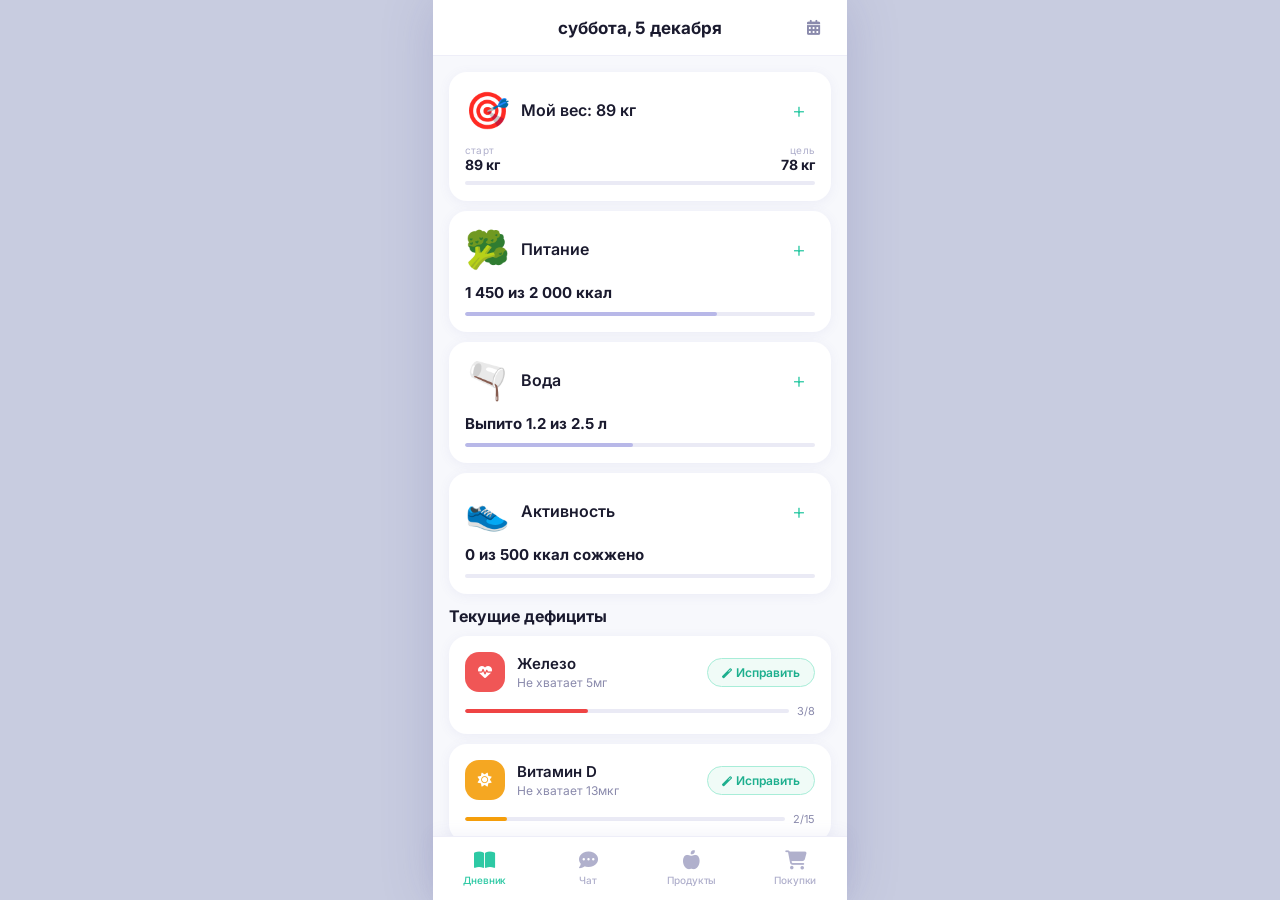
<file: index.html>
<!DOCTYPE html>
<html lang="ru">
<head>
  <meta charset="UTF-8">
  <meta name="viewport" content="width=device-width, initial-scale=1.0, maximum-scale=1.0">
  <meta name="description" content="Персонализированный трекер здоровья и питания">
  <title>Health Tracker – Трекер здоровья и питания</title>
  <link rel="stylesheet" href="style.css">
  <link rel="stylesheet" href="https://cdnjs.cloudflare.com/ajax/libs/font-awesome/6.5.1/css/all.min.css" crossorigin="anonymous">
  <link href="https://fonts.googleapis.com/css2?family=Inter:wght@400;500;600;700;800&display=swap" rel="stylesheet">
</head>
<body>
  <div class="app-shell">

    <!-- SCREEN: DASHBOARD -->
    <div class="screen screen--dashboard active" id="screen-dashboard">

      <!-- Header: centered "Сегодня", calendar right -->
      <header class="screen__header" style="position:relative;">
        <div class="header__spacer"></div>
        <span class="header__title-center" id="current-date">Сегодня</span>
        <button class="header__icon-btn" aria-label="Календарь" onclick="showToast('Календарь')">
          <i class="fas fa-calendar-alt"></i>
        </button>
      </header>

      <div class="screen__body" id="dashboard-body">

        <!-- Summary track cards (Weight / Nutrition / Water / Activity) -->
        <div class="track-cards">

          <!-- Weight -->
          <div class="track-card">
            <div class="track-card__header">
              <div class="track-card__icon">🎯</div>
              <span class="track-card__label">Мой вес: 89 кг</span>
              <button class="track-card__plus" onclick="showToast('Добавить вес')">+</button>
            </div>
            <div class="track-card__meta-row">
              <div>
                <div class="track-card__meta-label">старт</div>
                <div class="track-card__meta-value">89 кг</div>
              </div>
              <div style="text-align:right">
                <div class="track-card__meta-label">цель</div>
                <div class="track-card__meta-value">78 кг</div>
              </div>
            </div>
            <div class="track-card__bar">
              <div class="track-card__bar-fill" style="width:0%"></div>
            </div>
          </div>

          <!-- Nutrition -->
          <div class="track-card">
            <div class="track-card__header">
              <div class="track-card__icon">🥦</div>
              <span class="track-card__label">Питание</span>
              <button class="track-card__plus" onclick="navigateTo('chat')">+</button>
            </div>
            <div class="track-card__stat">1 450 из 2 000 ккал</div>
            <div class="track-card__bar">
              <div class="track-card__bar-fill" style="width:72%"></div>
            </div>
          </div>

          <!-- Water -->
          <div class="track-card">
            <div class="track-card__header">
              <div class="track-card__icon">🫗</div>
              <span class="track-card__label">Вода</span>
              <button class="track-card__plus" onclick="sendQuickMessage('Выпил воды')">+</button>
            </div>
            <div class="track-card__stat">Выпито 1.2 из 2.5 л</div>
            <div class="track-card__bar">
              <div class="track-card__bar-fill" style="width:48%"></div>
            </div>
          </div>

          <!-- Activity -->
          <div class="track-card">
            <div class="track-card__header">
              <div class="track-card__icon">👟</div>
              <span class="track-card__label">Активность</span>
              <button class="track-card__plus" onclick="sendQuickMessage('Сделал зарядку')">+</button>
            </div>
            <div class="track-card__stat">0 из 500 ккал сожжено</div>
            <div class="track-card__bar">
              <div class="track-card__bar-fill" style="width:0%"></div>
            </div>
          </div>

        </div>

        <!-- Deficits section -->
        <section class="section">
          <h3 class="section__title">Текущие дефициты</h3>
          <div class="deficit-list" id="deficit-list"></div>
        </section>

        <!-- Recommendations -->
        <section class="section">
          <h3 class="section__title">Рекомендации</h3>
          <div class="recommendation-list" id="recommendation-list"></div>
        </section>

        <!-- Today's meals -->
        <section class="section">
          <h3 class="section__title">Приёмы пищи сегодня</h3>
          <div class="meals-list" id="meals-list"></div>
        </section>

        <div class="screen__spacer"></div>
      </div>
    </div>

    <!-- SCREEN: CHAT -->
    <div class="screen screen--chat" id="screen-chat">

      <!-- Header: X left, "Чат" centered -->
      <header class="screen__header" style="position:relative;">
        <button class="header__back-btn" aria-label="Закрыть чат" onclick="showToast('Чат')">
          <i class="fas fa-times"></i>
        </button>
        <span class="header__title-center">Чат</span>
        <button class="header__icon-btn" aria-label="Очистить чат" onclick="clearChat()">
          <i class="fas fa-trash-alt"></i>
        </button>
      </header>

      <div class="chat__messages" id="chat-messages"></div>

      <div class="chat__quick-actions">
        <button class="chip" onclick="sendQuickMessage('Записать завтрак')">🍳 Завтрак</button>
        <button class="chip" onclick="sendQuickMessage('Записать обед')">🥗 Обед</button>
        <button class="chip" onclick="sendQuickMessage('Записать ужин')">🍽️ Ужин</button>
        <button class="chip" onclick="sendQuickMessage('Выпил воды')">💧 Вода</button>
        <button class="chip" onclick="sendQuickMessage('Лег спать')">🌙 Сон</button>
        <button class="chip" onclick="sendQuickMessage('Сделал зарядку')">🏃 Активность</button>
      </div>

      <div class="chat__disclaimer">ИИ-ассистент не ставит диагноз и не заменяет врача</div>

      <div class="chat__input-area">
        <input type="text" class="chat__input" id="chat-input"
               placeholder="Задать другой вопрос..."
               onkeydown="if(event.key==='Enter') sendChatMessage()">
        <button class="chat__send-btn" onclick="sendChatMessage()" aria-label="Отправить">
          <i class="fas fa-microphone"></i>
        </button>
      </div>
    </div>

    <!-- SCREEN: PRODUCTS & RECIPES -->
    <div class="screen screen--products" id="screen-products">
      <header class="screen__header screen__header--with-back">
        <button class="header__back-btn" onclick="navigateTo('dashboard')">
          <i class="fas fa-arrow-left"></i>
        </button>
        <div class="header__center">
          <h2 class="screen__header-title" id="products-title">Продукты</h2>
          <p class="screen__header-subtitle" id="products-subtitle">Выберите дефицит на дашборде</p>
        </div>
        <button class="header__icon-btn header__icon-btn--teal" id="add-all-btn" onclick="addAllToCart()" style="display:none">
          <i class="fas fa-cart-plus"></i>
        </button>
      </header>

      <div class="tabs" id="products-tabs">
        <button class="tab tab--active" id="tab-products" onclick="switchTab('products')">Продукты</button>
        <button class="tab" id="tab-recipes" onclick="switchTab('recipes')">Рецепты</button>
      </div>

      <div class="screen__body" id="products-content"></div>
    </div>

    <!-- SCREEN: SHOPPING LIST -->
    <div class="screen screen--shopping" id="screen-shopping">
      <header class="screen__header" style="position:relative;">
        <div class="header__spacer"></div>
        <span class="header__title-center">Список покупок</span>
        <div class="header__actions">
          <button class="header__icon-btn" onclick="shareShoppingList()">
            <i class="fas fa-share-alt"></i>
          </button>
          <button class="header__icon-btn header__icon-btn--danger" onclick="clearShoppingList()">
            <i class="fas fa-trash"></i>
          </button>
        </div>
      </header>

      <div class="shopping-total-bar">
        <span class="shopping-total-bar__label"><i class="fas fa-receipt"></i> Итого:</span>
        <span class="shopping-total-bar__value" id="shopping-total">₽ 0</span>
      </div>

      <div class="screen__body" id="shopping-list-content"></div>
    </div>

    <!-- BOTTOM NAVIGATION -->
    <nav class="bottom-nav">
      <button class="bottom-nav__item bottom-nav__item--active" onclick="navigateTo('dashboard')" id="nav-dashboard">
        <i class="fas fa-book-open"></i>
        <span>Дневник</span>
      </button>
      <button class="bottom-nav__item" onclick="navigateTo('chat')" id="nav-chat">
        <i class="fas fa-comment-dots"></i>
        <span>Чат</span>
      </button>
      <button class="bottom-nav__item" onclick="navigateTo('products')" id="nav-products">
        <i class="fas fa-apple-alt"></i>
        <span>Продукты</span>
      </button>
      <button class="bottom-nav__item" onclick="navigateTo('shopping')" id="nav-shopping">
        <div class="bottom-nav__icon-wrap">
          <i class="fas fa-shopping-cart"></i>
          <span class="bottom-nav__badge" id="cart-badge" style="display:none">0</span>
        </div>
        <span>Покупки</span>
      </button>
    </nav>

    <!-- Toast -->
    <div class="toast" id="toast"></div>
  </div>

  <script src="script.js"></script>
</body>
</html>
</file>
<file: style.css>
/* =====================================================
   HEALTH TRACKER — style.css
   Design: Teal/Mint, clean white cards, lavender accents
   Mobile-first, vanilla CSS
   ===================================================== */

/* ---- Reset & Base ---- */
*, *::before, *::after { box-sizing: border-box; margin: 0; padding: 0; }

:root {
  --clr-primary:        #2DC9A4;
  --clr-primary-dark:   #1DAF8E;
  --clr-primary-light:  #A8EDD8;
  --clr-primary-bg:     #F0FBF7;
  --clr-primary-text:   #1DAF8E;

  --clr-bg:             #F7F8FC;
  --clr-surface:        #FFFFFF;
  --clr-border:         #EEEEF8;

  --clr-text:           #1A1A2E;
  --clr-text-muted:     #8A8AAC;
  --clr-text-light:     #B0B0CC;

  --clr-red:            #FF6B6B;
  --clr-yellow:         #FFC947;
  --clr-blue:           #5B8DEF;
  --clr-purple:         #9B8FDB;
  --clr-orange:         #FF9A3C;

  --clr-progress-track: #EAEAF5;
  --clr-progress-fill:  #B8B8E8;

  --clr-nav:            #FFFFFF;
  --clr-nav-active:     var(--clr-primary);

  --clr-info-bg:        #FEFAE5;
  --clr-info-border:    #F5E98A;
  --clr-info-text:      #6B5A00;

  --radius-sm:   8px;
  --radius-md:   14px;
  --radius-lg:   18px;
  --radius-xl:   22px;
  --radius-full: 9999px;

  --shadow-card: 0 2px 12px rgba(100, 100, 180, .08);
  --shadow-sm:   0 1px 4px rgba(100, 100, 180, .06);
  --shadow-md:   0 4px 16px rgba(100, 100, 180, .12);
  --shadow-lg:   0 8px 28px rgba(100, 100, 180, .15);

  --font: 'Inter', system-ui, sans-serif;

  --nav-h:    64px;
  --header-h: 56px;
}

html, body { height: 100%; }

body {
  font-family: var(--font);
  font-size: 14px;
  background: #dde0ec;
  color: var(--clr-text);
  -webkit-font-smoothing: antialiased;
  display: flex;
  justify-content: center;
  align-items: flex-start;
  min-height: 100vh;
}

img { display: block; max-width: 100%; }
button { font-family: var(--font); cursor: pointer; border: none; background: none; }
input, textarea { font-family: var(--font); }
a { color: inherit; text-decoration: none; }

/* =====================================================
   APP SHELL
   ===================================================== */
.app-shell {
  position: relative;
  width: 100%;
  max-width: 414px;
  min-height: 100svh;
  background: var(--clr-bg);
  overflow: hidden;
  display: flex;
  flex-direction: column;
}

/* =====================================================
   SCREENS
   ===================================================== */
.screen {
  position: absolute;
  inset: 0;
  display: flex;
  flex-direction: column;
  opacity: 0;
  pointer-events: none;
  transition: opacity .18s ease;
  padding-bottom: var(--nav-h);
}
.screen.active {
  opacity: 1;
  pointer-events: all;
  position: relative;
}

.screen__body {
  flex: 1;
  overflow-y: auto;
  -webkit-overflow-scrolling: touch;
  padding: 16px;
  display: flex;
  flex-direction: column;
  gap: 12px;
}
.screen__spacer { height: 16px; flex-shrink: 0; }

/* =====================================================
   HEADER
   ===================================================== */
.screen__header {
  display: flex;
  align-items: center;
  justify-content: space-between;
  padding: 0 16px;
  background: var(--clr-surface);
  border-bottom: 1px solid var(--clr-border);
  min-height: var(--header-h);
  flex-shrink: 0;
  z-index: 10;
}

.screen__header--simple  { gap: 0; }
.screen__header--with-back { gap: 8px; }
.screen__header--with-back .header__center { flex: 1; min-width: 0; }

/* Centered title layout */
.header__title-center {
  position: absolute;
  left: 50%;
  transform: translateX(-50%);
  font-size: 17px;
  font-weight: 700;
  color: var(--clr-text);
  white-space: nowrap;
}

.header__user { display: flex; align-items: center; gap: 10px; }
.header__avatar {
  width: 36px; height: 36px;
  border-radius: var(--radius-full);
  border: 2px solid var(--clr-primary-light);
  flex-shrink: 0;
}
.header__greeting { font-size: 15px; font-weight: 700; color: var(--clr-text); }
.header__date { font-size: 11px; color: var(--clr-text-muted); margin-top: 1px; }

.header__bell {
  position: relative;
  width: 36px; height: 36px;
  border-radius: var(--radius-full);
  display: flex; align-items: center; justify-content: center;
  color: var(--clr-text-muted);
  font-size: 15px;
  transition: background .15s;
}
.header__bell:hover { background: var(--clr-bg); }
.header__bell-badge {
  position: absolute; top: 4px; right: 4px;
  width: 14px; height: 14px; border-radius: var(--radius-full);
  background: var(--clr-red); color: white;
  font-size: 8px; font-weight: 700;
  display: flex; align-items: center; justify-content: center;
}

.screen__header-title {
  font-size: 17px; font-weight: 700; color: var(--clr-text);
  white-space: nowrap; overflow: hidden; text-overflow: ellipsis;
}
.screen__header-subtitle {
  font-size: 11px; color: var(--clr-text-muted); margin-top: 1px;
  white-space: nowrap; overflow: hidden; text-overflow: ellipsis;
}

.header__back-btn {
  width: 36px; height: 36px;
  border-radius: var(--radius-full);
  display: flex; align-items: center; justify-content: center;
  color: var(--clr-text-muted); font-size: 16px;
  transition: background .15s;
  flex-shrink: 0;
}
.header__back-btn:hover { background: var(--clr-bg); }

.header__icon-btn {
  width: 36px; height: 36px;
  border-radius: var(--radius-full);
  display: flex; align-items: center; justify-content: center;
  color: var(--clr-text-muted);
  font-size: 15px;
  transition: background .15s;
  flex-shrink: 0;
}
.header__icon-btn:hover { background: var(--clr-bg); }
.header__icon-btn--danger { color: var(--clr-red); }
.header__icon-btn--danger:hover { background: #FFF0F0; }
.header__icon-btn--teal { color: var(--clr-primary); }

.header__actions { display: flex; gap: 4px; }

/* Header spacer for centering title */
.header__spacer { width: 36px; flex-shrink: 0; }

/* =====================================================
   DASHBOARD TRACK CARDS  (new style)
   ===================================================== */
.track-cards { display: flex; flex-direction: column; gap: 10px; }

.track-card {
  background: var(--clr-surface);
  border-radius: var(--radius-lg);
  padding: 16px;
  box-shadow: var(--shadow-card);
  position: relative;
}

.track-card__header {
  display: flex;
  align-items: center;
  gap: 12px;
  margin-bottom: 12px;
}

.track-card__icon {
  font-size: 36px;
  line-height: 1;
  flex-shrink: 0;
  width: 44px;
  height: 44px;
  display: flex;
  align-items: center;
  justify-content: center;
}

.track-card__label {
  flex: 1;
  font-size: 16px;
  font-weight: 600;
  color: var(--clr-text);
}

.track-card__plus {
  width: 32px; height: 32px;
  display: flex; align-items: center; justify-content: center;
  color: var(--clr-primary);
  font-size: 22px;
  font-weight: 300;
  line-height: 1;
  flex-shrink: 0;
}

.track-card__meta-row {
  display: flex;
  justify-content: space-between;
  margin-bottom: 8px;
}
.track-card__meta-label {
  font-size: 10px;
  color: var(--clr-text-light);
  text-transform: lowercase;
  letter-spacing: .02em;
}
.track-card__meta-value {
  font-size: 14px;
  font-weight: 700;
  color: var(--clr-text);
}

.track-card__stat {
  font-size: 15px;
  font-weight: 700;
  color: var(--clr-text);
  margin-bottom: 10px;
}

.track-card__bar {
  height: 4px;
  border-radius: var(--radius-full);
  background: var(--clr-progress-track);
  overflow: hidden;
}
.track-card__bar-fill {
  height: 100%;
  border-radius: var(--radius-full);
  background: var(--clr-progress-fill);
  transition: width .4s ease;
}

/* =====================================================
   LEGACY CALORIES CARD — hidden now
   ===================================================== */
.calories-card { display: none; }
.macros-row    { display: none; }

/* =====================================================
   PROGRESS BAR (generic)
   ===================================================== */
.progress-bar {
  height: 4px; border-radius: var(--radius-full);
  background: var(--clr-progress-track); overflow: hidden;
}
.progress-bar__fill {
  height: 100%; border-radius: var(--radius-full);
  background: var(--clr-progress-fill);
  transition: width .4s ease;
}

/* =====================================================
   SECTIONS
   ===================================================== */
.section { display: flex; flex-direction: column; gap: 10px; }
.section__title {
  font-size: 16px; font-weight: 700; color: var(--clr-text);
}

/* =====================================================
   DEFICIT LIST
   ===================================================== */
.deficit-list { display: flex; flex-direction: column; gap: 10px; }

.deficit-item {
  background: var(--clr-surface);
  border-radius: var(--radius-lg);
  padding: 16px;
  box-shadow: var(--shadow-card);
}
.deficit-item__top {
  display: flex; align-items: center; justify-content: space-between;
  margin-bottom: 12px;
}
.deficit-item__left { display: flex; align-items: center; gap: 12px; }
.deficit-item__icon {
  width: 40px; height: 40px;
  border-radius: var(--radius-md);
  display: flex; align-items: center; justify-content: center;
  font-size: 14px; color: white; flex-shrink: 0;
  opacity: .9;
}
.deficit-item__name { font-size: 15px; font-weight: 600; color: var(--clr-text); }
.deficit-item__gap { font-size: 12px; color: var(--clr-text-muted); margin-top: 2px; }

.btn-fix {
  background: var(--clr-primary-bg);
  color: var(--clr-primary-dark);
  border: 1px solid var(--clr-primary-light);
  border-radius: var(--radius-full);
  padding: 6px 14px; font-size: 12px; font-weight: 600;
  transition: background .15s, color .15s;
  white-space: nowrap;
}
.btn-fix:hover { background: var(--clr-primary); color: white; border-color: var(--clr-primary); }

.deficit-item__progress-row {
  display: flex; align-items: center; gap: 8px;
}
.deficit-item__bar { flex: 1; }
.deficit-item__nums { font-size: 11px; color: var(--clr-text-muted); white-space: nowrap; }

/* =====================================================
   RECOMMENDATION LIST
   ===================================================== */
.recommendation-list { display: flex; flex-direction: column; gap: 10px; }

.recommendation-item {
  background: var(--clr-surface);
  border-radius: var(--radius-lg);
  padding: 14px 16px;
  box-shadow: var(--shadow-card);
  display: flex; align-items: flex-start; gap: 12px;
}
.recommendation-item__icon {
  width: 40px; height: 40px; border-radius: var(--radius-md);
  background: var(--clr-primary-bg);
  display: flex; align-items: center; justify-content: center;
  font-size: 20px; flex-shrink: 0;
}
.recommendation-item__title { font-size: 14px; font-weight: 600; color: var(--clr-text); }
.recommendation-item__text { font-size: 12px; color: var(--clr-text-muted); margin-top: 3px; line-height: 1.5; }

/* =====================================================
   MEALS LIST
   ===================================================== */
.meals-list { display: flex; flex-direction: column; gap: 8px; }

.meal-item {
  background: var(--clr-surface);
  border-radius: var(--radius-md);
  padding: 12px 16px;
  box-shadow: var(--shadow-card);
  display: flex; align-items: center; justify-content: space-between;
}
.meal-item__left { display: flex; align-items: center; gap: 10px; }
.meal-item__icon {
  width: 38px; height: 38px; border-radius: var(--radius-md);
  background: var(--clr-bg);
  display: flex; align-items: center; justify-content: center;
  font-size: 18px; flex-shrink: 0;
}
.meal-item__name { font-size: 14px; font-weight: 600; color: var(--clr-text); }
.meal-item__items { font-size: 11px; color: var(--clr-text-muted); margin-top: 1px; }
.meal-item__kcal { font-size: 14px; font-weight: 700; color: var(--clr-primary-text); }

/* =====================================================
   INFO BANNER (yellow notice like in reference)
   ===================================================== */
.info-banner {
  background: var(--clr-info-bg);
  border-radius: var(--radius-md);
  padding: 14px 16px;
  flex-shrink: 0;
}
.info-banner__title { font-size: 14px; font-weight: 600; color: var(--clr-text); line-height: 1.4; margin-bottom: 4px; }
.info-banner__text  { font-size: 12px; color: var(--clr-text-muted); line-height: 1.5; }

/* =====================================================
   CHAT
   ===================================================== */
.screen--chat { display: flex; flex-direction: column; }
.screen--chat .screen__body { padding: 0; }

.chat__messages {
  flex: 1;
  overflow-y: auto;
  -webkit-overflow-scrolling: touch;
  padding: 16px 16px 8px;
  display: flex;
  flex-direction: column;
  gap: 14px;
  background: var(--clr-bg);
}

.chat-msg {
  display: flex;
  flex-direction: column;
  animation: fadeInUp .2s ease;
}
.chat-msg--bot  { align-items: flex-start; }
.chat-msg--user { align-items: flex-end; }

/* Bot message: no bubble, plain text */
.chat-msg--bot .chat-msg__bubble {
  background: transparent;
  color: var(--clr-text);
  font-size: 14px;
  line-height: 1.6;
  padding: 0;
  box-shadow: none;
  max-width: 85%;
}

/* User message: white pill */
.chat-msg--user .chat-msg__bubble {
  background: var(--clr-surface);
  color: var(--clr-text);
  border-radius: var(--radius-lg);
  border-bottom-right-radius: 4px;
  padding: 10px 16px;
  font-size: 14px;
  line-height: 1.5;
  box-shadow: var(--shadow-sm);
  max-width: 75%;
}

.chat-msg__time {
  font-size: 10px;
  color: var(--clr-text-light);
  margin-top: 4px;
}

/* Disclaimer text */
.chat__disclaimer {
  text-align: center;
  font-size: 11px;
  color: var(--clr-text-light);
  padding: 4px 16px 8px;
  background: var(--clr-bg);
}

.chat__quick-actions {
  display: flex; gap: 8px;
  padding: 0 12px 10px;
  overflow-x: auto;
  -webkit-overflow-scrolling: touch;
  scrollbar-width: none;
  background: var(--clr-bg);
}
.chat__quick-actions::-webkit-scrollbar { display: none; }

.chip {
  display: inline-flex; align-items: center; gap: 5px;
  background: var(--clr-surface);
  border: 1px solid var(--clr-border);
  border-radius: var(--radius-full);
  padding: 6px 14px;
  font-size: 12px; font-weight: 500; color: var(--clr-text);
  white-space: nowrap;
  transition: background .15s, border-color .15s, color .15s;
}
.chip:hover { background: var(--clr-primary-bg); border-color: var(--clr-primary); color: var(--clr-primary-text); }

.chat__input-area {
  display: flex; align-items: center; gap: 10px;
  padding: 10px 14px;
  background: var(--clr-surface);
  border-top: 1px solid var(--clr-border);
}

.chat__input {
  flex: 1;
  background: var(--clr-bg);
  border: none;
  border-radius: var(--radius-full);
  padding: 10px 16px;
  font-size: 14px; color: var(--clr-text);
  outline: none;
}
.chat__input::placeholder { color: var(--clr-text-light); }

/* Mic button — dark teal circle */
.chat__send-btn {
  width: 42px; height: 42px;
  border-radius: var(--radius-full);
  background: #1A2E2A;
  color: white;
  font-size: 15px;
  display: flex; align-items: center; justify-content: center;
  flex-shrink: 0;
  transition: background .15s, transform .1s;
}
.chat__send-btn:hover { background: var(--clr-primary-dark); }
.chat__send-btn:active { transform: scale(.94); }

/* Typing indicator */
.typing-indicator { display: flex; gap: 4px; align-items: center; padding: 6px 0; }
.typing-indicator span {
  width: 6px; height: 6px;
  border-radius: var(--radius-full);
  background: var(--clr-text-light);
  animation: typing 1s infinite;
}
.typing-indicator span:nth-child(2) { animation-delay: .15s; }
.typing-indicator span:nth-child(3) { animation-delay: .3s; }

@keyframes typing {
  0%, 60%, 100% { transform: translateY(0); }
  30% { transform: translateY(-4px); }
}

/* =====================================================
   TABS
   ===================================================== */
.tabs {
  display: flex;
  background: var(--clr-surface);
  border-bottom: 1px solid var(--clr-border);
  padding: 0 16px;
  flex-shrink: 0;
}
.tab {
  flex: 1; padding: 12px 8px;
  font-size: 13px; font-weight: 600;
  color: var(--clr-text-muted);
  border-bottom: 2px solid transparent;
  transition: color .15s, border-color .15s;
  text-align: center;
}
.tab--active { color: var(--clr-primary); border-bottom-color: var(--clr-primary); }

/* =====================================================
   PRODUCT CARDS
   ===================================================== */
.product-list { display: flex; flex-direction: column; gap: 10px; }
.products-actions { flex-shrink: 0; }

.btn-add-all {
  width: 100%;
  background: var(--clr-primary);
  color: white; font-weight: 600; font-size: 14px;
  border-radius: var(--radius-md);
  padding: 12px;
  display: flex; align-items: center; justify-content: center; gap: 8px;
  transition: background .15s;
}
.btn-add-all:hover { background: var(--clr-primary-dark); }

.product-card {
  background: var(--clr-surface);
  border-radius: var(--radius-md);
  padding: 12px;
  box-shadow: var(--shadow-card);
  display: flex; align-items: center; gap: 12px;
}
.product-card__img {
  width: 56px; height: 56px;
  border-radius: var(--radius-sm);
  object-fit: cover; flex-shrink: 0;
  background: var(--clr-bg);
}
.product-card__info { flex: 1; min-width: 0; }
.product-card__name { font-size: 13px; font-weight: 600; color: var(--clr-text); }
.product-card__nutrient { font-size: 11px; color: var(--clr-primary-text); margin-top: 2px; font-weight: 500; }
.product-card__price { font-size: 12px; color: var(--clr-text-muted); margin-top: 2px; }

.btn-add {
  width: 34px; height: 34px;
  border-radius: var(--radius-full);
  background: var(--clr-primary-bg);
  color: var(--clr-primary);
  font-size: 18px; font-weight: 400;
  display: flex; align-items: center; justify-content: center;
  flex-shrink: 0;
  transition: background .15s, color .15s, transform .1s;
  border: 1px solid var(--clr-primary-light);
}
.btn-add:hover { background: var(--clr-primary); color: white; border-color: var(--clr-primary); }
.btn-add:active { transform: scale(.9); }
.btn-add.added { background: var(--clr-primary); color: white; border-color: var(--clr-primary); }

/* =====================================================
   RECIPE CARDS
   ===================================================== */
.recipe-list { display: flex; flex-direction: column; gap: 12px; }

.recipe-card {
  background: var(--clr-surface);
  border-radius: var(--radius-lg);
  box-shadow: var(--shadow-card);
  overflow: hidden;
}
.recipe-card__img { width: 100%; height: 150px; object-fit: cover; background: var(--clr-bg); }
.recipe-card__body { padding: 14px; }
.recipe-card__top { display: flex; align-items: flex-start; justify-content: space-between; gap: 8px; margin-bottom: 8px; }
.recipe-card__name { font-size: 15px; font-weight: 700; color: var(--clr-text); }
.recipe-card__meta { display: flex; gap: 12px; }
.recipe-card__badge { display: inline-flex; align-items: center; gap: 4px; font-size: 11px; color: var(--clr-text-muted); }
.recipe-card__ingredients { margin: 10px 0; }
.recipe-card__ingredients-title { font-size: 11px; font-weight: 600; color: var(--clr-text-muted); text-transform: uppercase; letter-spacing: .05em; margin-bottom: 6px; }
.recipe-card__ingredient-list { display: flex; flex-wrap: wrap; gap: 5px; }
.recipe-card__ingredient { background: var(--clr-bg); border-radius: var(--radius-full); padding: 3px 10px; font-size: 11px; color: var(--clr-text-muted); }

.btn-recipe-add {
  width: 100%;
  background: var(--clr-primary-bg);
  color: var(--clr-primary-text);
  border: 1px solid var(--clr-primary-light);
  border-radius: var(--radius-md);
  padding: 10px; font-size: 13px; font-weight: 600;
  display: flex; align-items: center; justify-content: center; gap: 6px;
  transition: background .15s, color .15s;
}
.btn-recipe-add:hover { background: var(--clr-primary); color: white; }

/* =====================================================
   SHOPPING LIST
   ===================================================== */
.shopping-total-bar {
  display: flex; align-items: center; justify-content: space-between;
  background: var(--clr-surface);
  padding: 12px 16px;
  border-bottom: 1px solid var(--clr-border);
  flex-shrink: 0;
}
.shopping-total-bar__label { font-size: 13px; color: var(--clr-text-muted); display: flex; align-items: center; gap: 6px; }
.shopping-total-bar__value { font-size: 18px; font-weight: 800; color: var(--clr-primary-text); }

.shopping-group { display: flex; flex-direction: column; gap: 0; }
.shopping-group__header { display: flex; align-items: center; gap: 8px; padding: 10px 0 6px; }
.shopping-group__icon { font-size: 16px; }
.shopping-group__name { font-size: 12px; font-weight: 700; color: var(--clr-text-muted); text-transform: uppercase; letter-spacing: .06em; }
.shopping-group__count { font-size: 11px; color: var(--clr-text-light); }

.shopping-items { display: flex; flex-direction: column; gap: 8px; margin-bottom: 8px; }

.shopping-item {
  background: var(--clr-surface);
  border-radius: var(--radius-md);
  padding: 12px 14px;
  box-shadow: var(--shadow-card);
  display: flex; align-items: center; gap: 10px;
}
.shopping-item.checked { opacity: .5; }

.shopping-item__check {
  width: 22px; height: 22px;
  border-radius: 6px;
  border: 2px solid var(--clr-border);
  display: flex; align-items: center; justify-content: center;
  flex-shrink: 0; cursor: pointer;
  transition: background .15s, border-color .15s;
  color: white; font-size: 11px;
}
.shopping-item.checked .shopping-item__check { background: var(--clr-primary); border-color: var(--clr-primary); }

.shopping-item__info { flex: 1; min-width: 0; }
.shopping-item__name { font-size: 13px; font-weight: 600; color: var(--clr-text); }
.shopping-item.checked .shopping-item__name { text-decoration: line-through; }
.shopping-item__weight { font-size: 11px; color: var(--clr-text-muted); margin-top: 1px; }
.shopping-item__price { font-size: 13px; font-weight: 700; color: var(--clr-text); }
.shopping-item__delete { width: 28px; height: 28px; border-radius: var(--radius-full); display: flex; align-items: center; justify-content: center; color: var(--clr-text-light); font-size: 12px; transition: background .15s, color .15s; }
.shopping-item__delete:hover { background: #FFF0F0; color: var(--clr-red); }

.shopping-empty { display: flex; flex-direction: column; align-items: center; justify-content: center; gap: 12px; padding: 60px 24px; text-align: center; }
.shopping-empty__icon { font-size: 56px; opacity: .3; }
.shopping-empty__title { font-size: 16px; font-weight: 700; color: var(--clr-text); }
.shopping-empty__text { font-size: 13px; color: var(--clr-text-muted); line-height: 1.5; }

/* =====================================================
   BOTTOM NAVIGATION
   ===================================================== */
.bottom-nav {
  position: fixed;
  bottom: 0;
  left: 50%;
  transform: translateX(-50%);
  width: 100%;
  max-width: 414px;
  height: var(--nav-h);
  background: var(--clr-nav);
  border-top: 1px solid var(--clr-border);
  display: flex; align-items: stretch;
  z-index: 100;
  box-shadow: 0 -2px 16px rgba(100, 100, 180, .08);
}

.bottom-nav__item {
  flex: 1;
  display: flex; flex-direction: column; align-items: center; justify-content: center;
  gap: 4px;
  color: var(--clr-text-light);
  font-size: 10px; font-weight: 500;
  transition: color .15s;
  position: relative;
}
.bottom-nav__item i { font-size: 19px; }
.bottom-nav__item span { font-size: 10px; letter-spacing: -.01em; }
.bottom-nav__item--active { color: var(--clr-primary); }

.bottom-nav__icon-wrap { position: relative; display: inline-flex; }
.bottom-nav__badge {
  position: absolute; top: -6px; right: -8px;
  min-width: 16px; height: 16px;
  background: var(--clr-red); color: white;
  border-radius: var(--radius-full);
  font-size: 9px; font-weight: 700;
  display: flex; align-items: center; justify-content: center;
  padding: 0 3px;
}

/* =====================================================
   TOAST
   ===================================================== */
.toast {
  position: fixed;
  bottom: calc(var(--nav-h) + 12px);
  left: 50%; transform: translateX(-50%) translateY(20px);
  background: #1A2E2A; color: white;
  border-radius: var(--radius-md);
  padding: 10px 18px;
  font-size: 13px; font-weight: 500;
  box-shadow: var(--shadow-lg);
  opacity: 0; pointer-events: none;
  transition: opacity .25s, transform .25s;
  z-index: 200; white-space: nowrap;
  max-width: calc(100% - 32px);
  text-align: center;
}
.toast.show { opacity: 1; transform: translateX(-50%) translateY(0); }

/* =====================================================
   EMPTY STATES
   ===================================================== */
.products-empty { display: flex; flex-direction: column; align-items: center; justify-content: center; padding: 60px 24px; gap: 12px; text-align: center; }
.products-empty__icon { font-size: 52px; opacity: .3; }
.products-empty__title { font-size: 15px; font-weight: 700; color: var(--clr-text); }
.products-empty__text { font-size: 13px; color: var(--clr-text-muted); line-height: 1.5; }

/* =====================================================
   ANIMATIONS
   ===================================================== */
@keyframes fadeInUp {
  from { opacity: 0; transform: translateY(8px); }
  to   { opacity: 1; transform: translateY(0); }
}

/* =====================================================
   RESPONSIVE
   ===================================================== */
@media (min-width: 414px) {
  body { background: #c8cce0; align-items: center; min-height: 100vh; }
  .app-shell { min-height: 100svh; max-height: 100svh; box-shadow: 0 0 50px rgba(80,80,150,.2); }
}

/* Thin scrollbar */
.screen__body::-webkit-scrollbar,
.chat__messages::-webkit-scrollbar { width: 3px; }
.screen__body::-webkit-scrollbar-thumb,
.chat__messages::-webkit-scrollbar-thumb { background: var(--clr-border); border-radius: 2px; }
</file>
